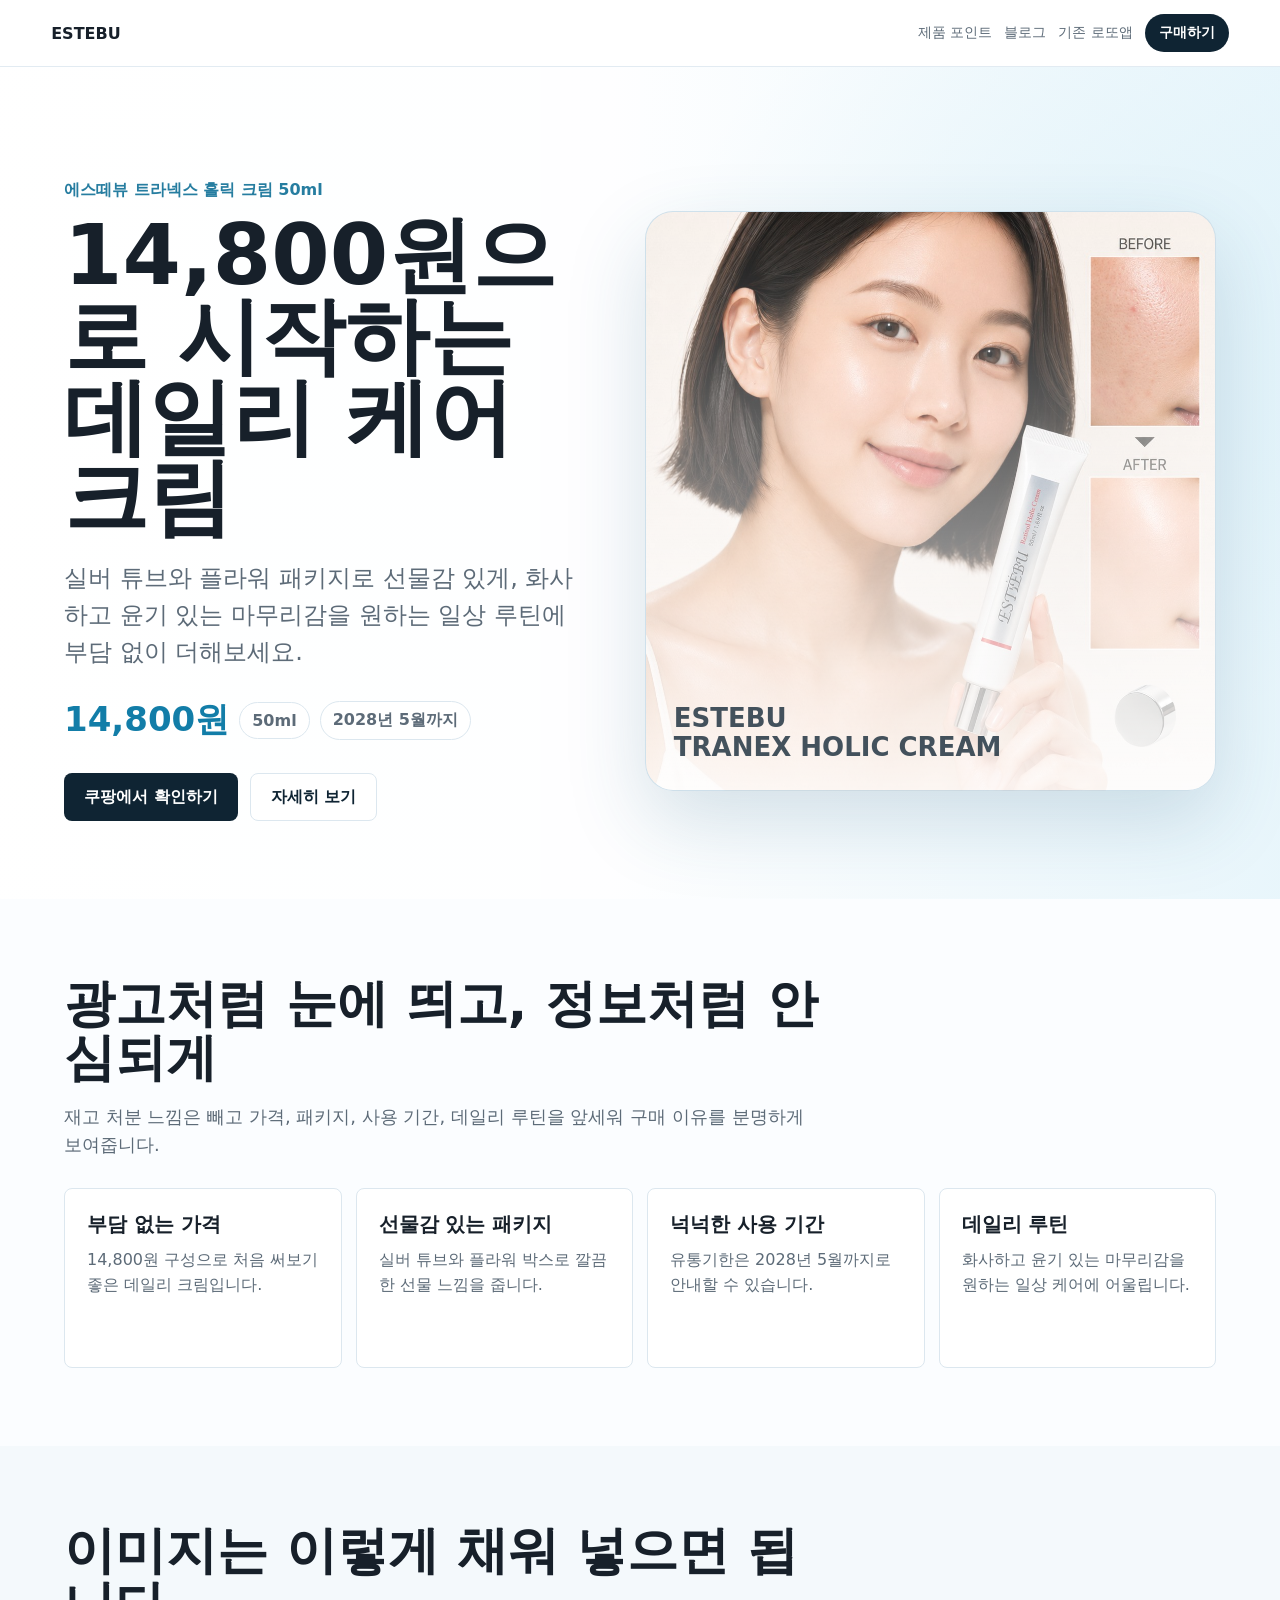
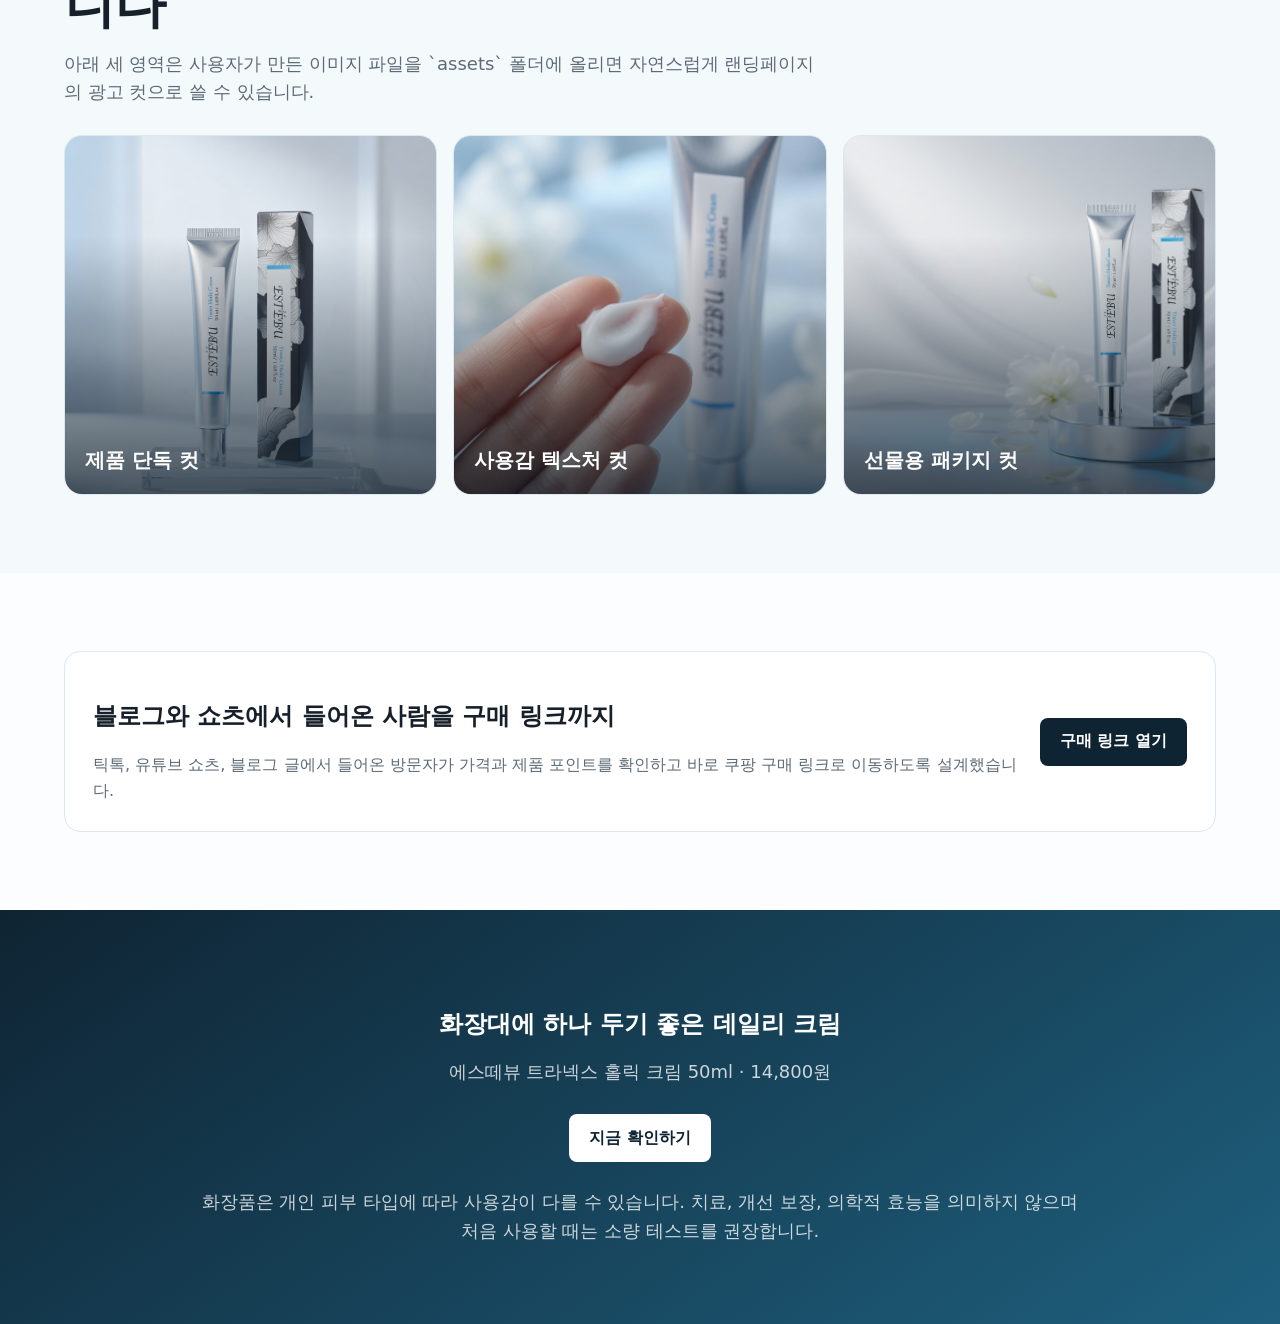
<file: index.html>
<!doctype html>
<html lang="ko">
  <head>
    <meta charset="utf-8" />
    <meta name="viewport" content="width=device-width, initial-scale=1" />
    <title>에스떼뷰 트라넥스 홀릭 크림 | 14,800원 데일리 케어</title>
    <meta name="description" content="에스떼뷰 트라넥스 홀릭 크림 50ml. 14,800원으로 부담 없이 시작하는 데일리 케어 크림." />
    <style>
      :root {
        color-scheme: light;
        --ink: #17202a;
        --muted: #5d6b78;
        --line: #dce7ef;
        --blue: #5eb7d8;
        --deep: #0f2433;
        --soft: #f4f9fc;
      }
      * { box-sizing: border-box; }
      body {
        margin: 0;
        font-family: ui-sans-serif, system-ui, -apple-system, BlinkMacSystemFont, "Segoe UI", sans-serif;
        color: var(--ink);
        background: #fbfdff;
      }
      a { color: inherit; }
      .topbar {
        position: sticky;
        top: 0;
        z-index: 10;
        display: flex;
        align-items: center;
        justify-content: space-between;
        gap: 16px;
        padding: 14px clamp(18px, 4vw, 56px);
        border-bottom: 1px solid rgba(220, 231, 239, 0.82);
        background: rgba(255, 255, 255, 0.86);
        backdrop-filter: blur(14px);
      }
      .brand { font-weight: 850; letter-spacing: 0; }
      .nav { display: flex; align-items: center; gap: 12px; font-size: 14px; color: var(--muted); }
      .nav a { text-decoration: none; }
      .nav .buy { padding: 10px 14px; border-radius: 999px; background: var(--deep); color: white; font-weight: 800; }
      .hero {
        min-height: calc(100vh - 68px);
        display: grid;
        grid-template-columns: minmax(0, 0.95fr) minmax(320px, 1.05fr);
        align-items: center;
        gap: clamp(28px, 5vw, 72px);
        padding: clamp(42px, 7vw, 92px) clamp(18px, 5vw, 72px) 54px;
        background:
          linear-gradient(90deg, rgba(255,255,255,0.96), rgba(255,255,255,0.72) 48%, rgba(225,243,250,0.72)),
          radial-gradient(circle at 82% 35%, rgba(94,183,216,0.28), transparent 34%);
      }
      .eyebrow { color: #267da0; font-weight: 850; margin-bottom: 14px; }
      h1 { margin: 0; font-size: clamp(42px, 7vw, 84px); line-height: 0.96; letter-spacing: 0; }
      .lead { margin: 22px 0 0; max-width: 590px; color: var(--muted); font-size: clamp(18px, 2.2vw, 24px); line-height: 1.55; }
      .price-row { display: flex; flex-wrap: wrap; align-items: center; gap: 10px; margin: 26px 0 0; }
      .price { font-size: 34px; font-weight: 900; color: #127da8; }
      .pill { border: 1px solid var(--line); border-radius: 999px; padding: 8px 12px; background: white; color: var(--muted); font-weight: 750; }
      .actions { display: flex; flex-wrap: wrap; gap: 12px; margin-top: 30px; }
      .button { display: inline-flex; align-items: center; justify-content: center; min-height: 48px; padding: 0 20px; border-radius: 8px; text-decoration: none; font-weight: 850; }
      .button.primary { background: var(--deep); color: white; }
      .button.secondary { border: 1px solid var(--line); background: white; color: var(--deep); }
      .hero-visual {
        min-height: 580px;
        border-radius: 28px;
        position: relative;
        overflow: hidden;
        background:
          linear-gradient(180deg, rgba(255,255,255,0.08), rgba(255,255,255,0.88)),
          url("assets/estebu-hero.jpg") center / cover,
          linear-gradient(145deg, #eef7fb, #d9edf6 48%, #f8fbfd);
        border: 1px solid rgba(202, 222, 234, 0.9);
        box-shadow: 0 30px 80px rgba(38, 94, 126, 0.18);
      }
      .hero-visual::after {
        content: "ESTEBU\A TRANEX HOLIC CREAM";
        white-space: pre;
        position: absolute;
        left: 28px;
        bottom: 28px;
        color: rgba(15, 36, 51, 0.78);
        font-weight: 900;
        font-size: 26px;
        line-height: 1.12;
      }
      .section { padding: 78px clamp(18px, 5vw, 72px); }
      .section.soft { background: var(--soft); }
      .section-head { max-width: 760px; margin-bottom: 28px; }
      .section-head h2 { margin: 0; font-size: clamp(30px, 4vw, 52px); line-height: 1.05; }
      .section-head p { color: var(--muted); font-size: 18px; line-height: 1.6; }
      .grid { display: grid; grid-template-columns: repeat(4, minmax(0, 1fr)); gap: 14px; }
      .card { border: 1px solid var(--line); border-radius: 8px; background: white; padding: 22px; min-height: 180px; }
      .card strong { display: block; font-size: 20px; margin-bottom: 10px; }
      .card p { margin: 0; color: var(--muted); line-height: 1.55; }
      .showcase { display: grid; grid-template-columns: 1fr 1fr 1fr; gap: 16px; }
      .image-card {
        min-height: 360px;
        border-radius: 18px;
        border: 1px solid var(--line);
        background: var(--image), linear-gradient(145deg, #eef7fb, #d9edf6);
        background-size: cover;
        background-position: center;
        overflow: hidden;
        display: flex;
        align-items: end;
        padding: 20px;
        color: white;
        position: relative;
      }
      .image-card::before { content: ""; position: absolute; inset: 0; background: linear-gradient(180deg, transparent 28%, rgba(7, 22, 34, 0.72)); }
      .image-card span { position: relative; font-weight: 850; font-size: 20px; }
      .blog-strip {
        display: grid;
        grid-template-columns: minmax(0, 1fr) auto;
        gap: 22px;
        align-items: center;
        border: 1px solid var(--line);
        border-radius: 16px;
        padding: 28px;
        background: white;
      }
      .blog-strip p { color: var(--muted); line-height: 1.6; margin: 8px 0 0; }
      .cta { text-align: center; background: linear-gradient(145deg, #0f2433, #1e5f7d); color: white; }
      .cta p { color: rgba(255,255,255,0.78); font-size: 18px; }
      .safe-note { max-width: 900px; margin: 26px auto 0; color: rgba(255,255,255,0.72); font-size: 13px; line-height: 1.6; }
      @media (max-width: 960px) {
        .hero, .blog-strip { grid-template-columns: 1fr; }
        .hero-visual { min-height: 460px; }
        .grid, .showcase { grid-template-columns: 1fr 1fr; }
      }
      @media (max-width: 620px) {
        .nav { gap: 9px; font-size: 13px; }
        .nav a:not(.buy) { display: none; }
        .hero { padding-top: 34px; }
        .hero-visual { min-height: 360px; }
        .grid, .showcase { grid-template-columns: 1fr; }
        .actions .button { width: 100%; }
      }
    </style>
  </head>
  <body>
    <header class="topbar">
      <div class="brand">ESTEBU</div>
      <nav class="nav" aria-label="주요 링크">
        <a href="#benefits">제품 포인트</a>
        <a href="#blog">블로그</a>
        <a href="lotto.html">기존 로또앱</a>
        <a class="buy" href="https://www.coupang.com/vp/products/8803634710?itemId=28536082988&vendorItemId=92627401472&q=%EC%97%90%EC%8A%A4%EB%96%BC%EB%B7%B0&searchId=b1d640d516746813&sourceType=search&itemsCount=60&searchRank=1&rank=1&traceId=mq5r4ll5" target="_blank" rel="noopener sponsored">구매하기</a>
      </nav>
    </header>

    <main>
      <section class="hero">
        <div>
          <div class="eyebrow">에스떼뷰 트라넥스 홀릭 크림 50ml</div>
          <h1>14,800원으로 시작하는 데일리 케어 크림</h1>
          <p class="lead">실버 튜브와 플라워 패키지로 선물감 있게, 화사하고 윤기 있는 마무리감을 원하는 일상 루틴에 부담 없이 더해보세요.</p>
          <div class="price-row">
            <span class="price">14,800원</span>
            <span class="pill">50ml</span>
            <span class="pill">2028년 5월까지</span>
          </div>
          <div class="actions">
            <a class="button primary" href="https://www.coupang.com/vp/products/8803634710?itemId=28536082988&vendorItemId=92627401472&q=%EC%97%90%EC%8A%A4%EB%96%BC%EB%B7%B0&searchId=b1d640d516746813&sourceType=search&itemsCount=60&searchRank=1&rank=1&traceId=mq5r4ll5" target="_blank" rel="noopener sponsored">쿠팡에서 확인하기</a>
            <a class="button secondary" href="#blog">자세히 보기</a>
          </div>
        </div>
        <div class="hero-visual" role="img" aria-label="에스떼뷰 트라넥스 홀릭 크림 대표 이미지 영역"></div>
      </section>

      <section id="benefits" class="section">
        <div class="section-head">
          <h2>광고처럼 눈에 띄고, 정보처럼 안심되게</h2>
          <p>재고 처분 느낌은 빼고 가격, 패키지, 사용 기간, 데일리 루틴을 앞세워 구매 이유를 분명하게 보여줍니다.</p>
        </div>
        <div class="grid">
          <article class="card"><strong>부담 없는 가격</strong><p>14,800원 구성으로 처음 써보기 좋은 데일리 크림입니다.</p></article>
          <article class="card"><strong>선물감 있는 패키지</strong><p>실버 튜브와 플라워 박스로 깔끔한 선물 느낌을 줍니다.</p></article>
          <article class="card"><strong>넉넉한 사용 기간</strong><p>유통기한은 2028년 5월까지로 안내할 수 있습니다.</p></article>
          <article class="card"><strong>데일리 루틴</strong><p>화사하고 윤기 있는 마무리감을 원하는 일상 케어에 어울립니다.</p></article>
        </div>
      </section>

      <section class="section soft">
        <div class="section-head">
          <h2>이미지는 이렇게 채워 넣으면 됩니다</h2>
          <p>아래 세 영역은 사용자가 만든 이미지 파일을 `assets` 폴더에 올리면 자연스럽게 랜딩페이지의 광고 컷으로 쓸 수 있습니다.</p>
        </div>
        <div class="showcase">
          <div class="image-card" style="--image: url('assets/estebu-product.jpg');"><span>제품 단독 컷</span></div>
          <div class="image-card" style="--image: url('assets/estebu-texture.jpg');"><span>사용감 텍스처 컷</span></div>
          <div class="image-card" style="--image: url('assets/estebu-gift.jpg');"><span>선물용 패키지 컷</span></div>
        </div>
      </section>

      <section id="blog" class="section">
        <div class="blog-strip">
          <div>
            <h2>블로그와 쇼츠에서 들어온 사람을 구매 링크까지</h2>
            <p>틱톡, 유튜브 쇼츠, 블로그 글에서 들어온 방문자가 가격과 제품 포인트를 확인하고 바로 쿠팡 구매 링크로 이동하도록 설계했습니다.</p>
          </div>
          <a class="button primary" href="https://www.coupang.com/vp/products/8803634710?itemId=28536082988&vendorItemId=92627401472&q=%EC%97%90%EC%8A%A4%EB%96%BC%EB%B7%B0&searchId=b1d640d516746813&sourceType=search&itemsCount=60&searchRank=1&rank=1&traceId=mq5r4ll5" target="_blank" rel="noopener sponsored">구매 링크 열기</a>
        </div>
      </section>

      <section class="section cta">
        <h2>화장대에 하나 두기 좋은 데일리 크림</h2>
        <p>에스떼뷰 트라넥스 홀릭 크림 50ml · 14,800원</p>
        <div class="actions" style="justify-content:center;">
          <a class="button primary" style="background:white;color:#0f2433;" href="https://www.coupang.com/vp/products/8803634710?itemId=28536082988&vendorItemId=92627401472&q=%EC%97%90%EC%8A%A4%EB%96%BC%EB%B7%B0&searchId=b1d640d516746813&sourceType=search&itemsCount=60&searchRank=1&rank=1&traceId=mq5r4ll5" target="_blank" rel="noopener sponsored">지금 확인하기</a>
        </div>
        <p class="safe-note">화장품은 개인 피부 타입에 따라 사용감이 다를 수 있습니다. 치료, 개선 보장, 의학적 효능을 의미하지 않으며 처음 사용할 때는 소량 테스트를 권장합니다.</p>
      </section>
    </main>
  </body>
</html>
</file>
